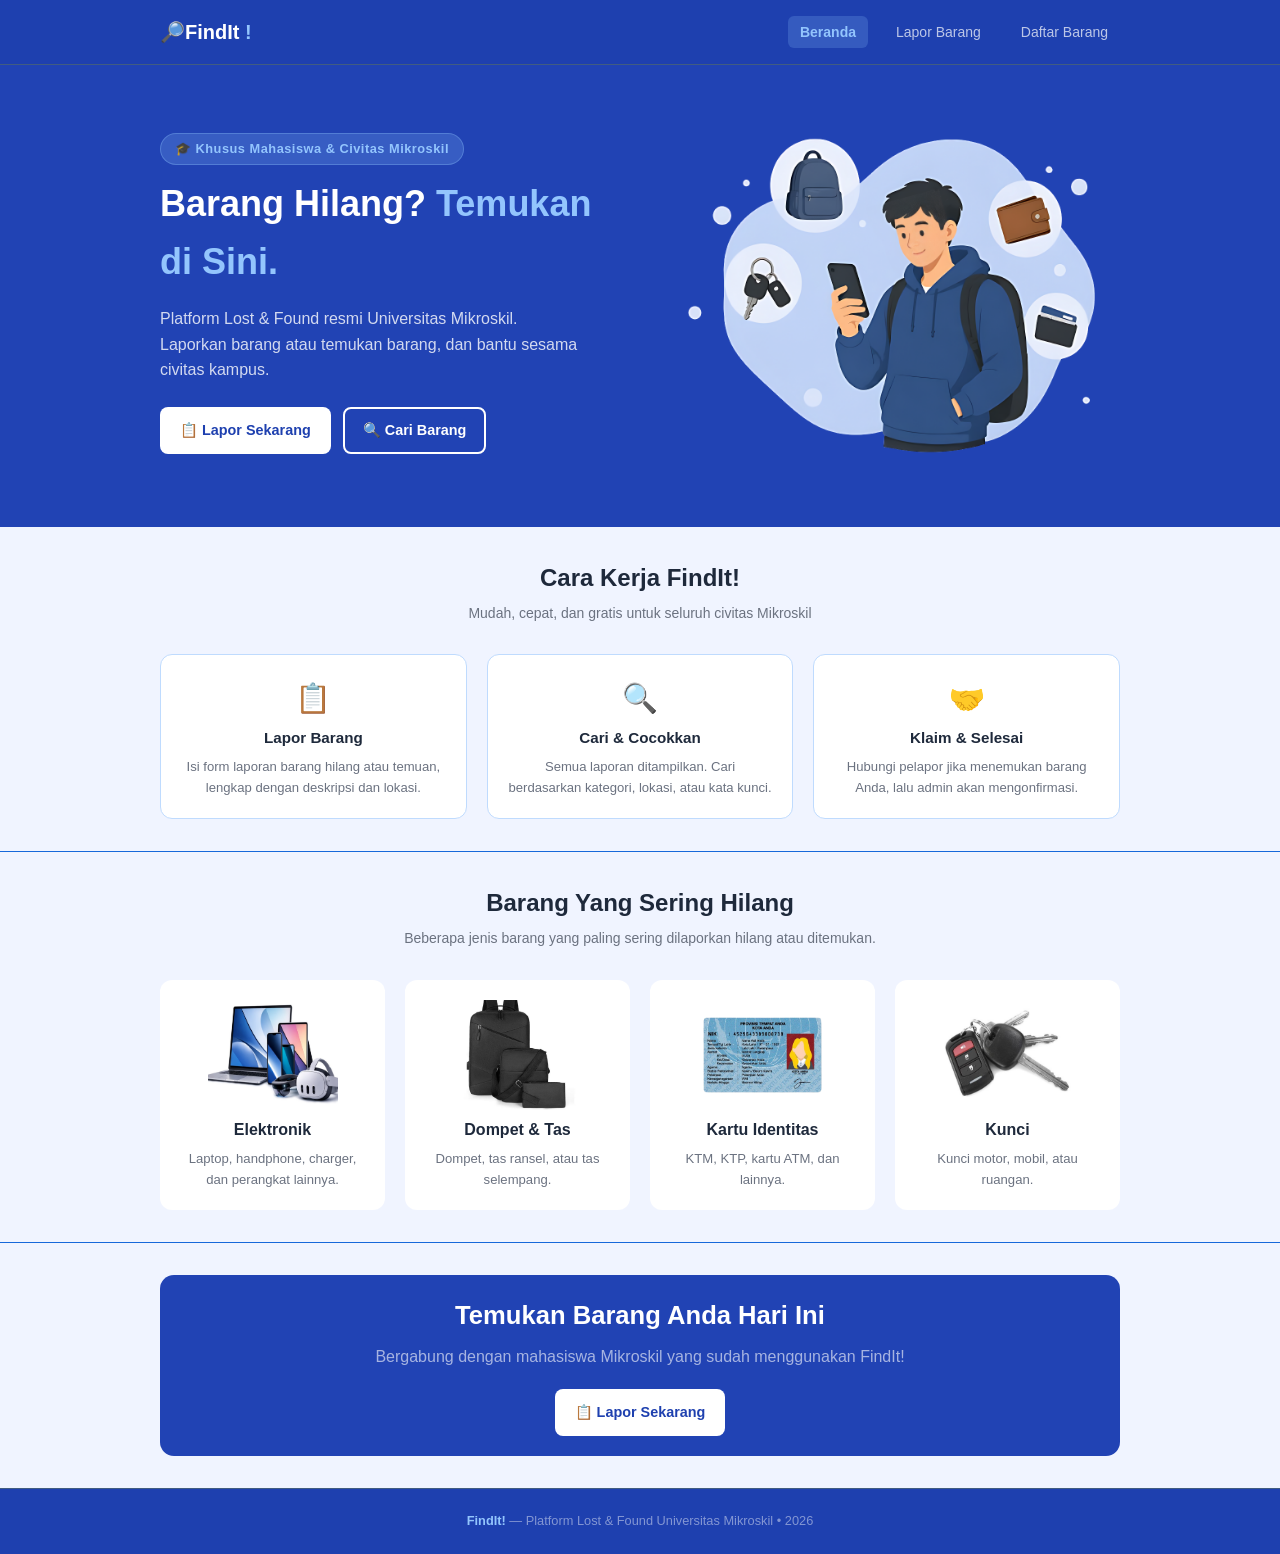
<file: index.html>
<!DOCTYPE html>
<html lang="en">
<head>
    <meta charset="UTF-8">
    <meta name="viewport" content="width=device-width, initial-scale=1.0">
    <title>FindIt! – Lost & Found</title>
    <link href="https://fonts.googleapis.com/css2?family=Plus+Jakarta+Sans:wght@400;500;600;700;800&display=swap" rel="stylesheet"/>
    <link rel="stylesheet" href="css/style.css">
</head>

<body>

    <!-- NAVBAR -->
    <header class="navbar">
        <div class="container navbar-inner">
            <a class="logo" href="index.html">🔎FindIt <span class="brand-dot">!</span></a>

            <input type="checkbox" id="nav-toggle" class="nav-toggle">
            <label for="nav-toggle" class="nav-toggle-label">
                <span></span>
                <span></span>
                <span></span>
            </label>

            <nav>
                <ul class="nav-menu">
                    <li><a href="index.html" class="active">Beranda</a></li>
                    <li><a href="lapor.html">Lapor Barang</a></li>
                    <li><a href="daftar.html">Daftar Barang</a></li>
                </ul>
            </nav>
        </div>
    </header>

    <!-- MAIN -->
    <main>
        <!-- HERO -->
        <section class="hero">
            <div class="container hero-inner">

                <!-- KIRI -->
                <div class="hero-content">
                    <div class="hero-badge">🎓 Khusus Mahasiswa & Civitas Mikroskil</div>
                    <h1>Barang Hilang? <span>Temukan di Sini.</span></h1>
                    <p>Platform Lost & Found resmi Universitas Mikroskil.<br> Laporkan barang atau temukan barang, dan bantu sesama civitas kampus.</p>
                    <div class="hero-buttons">
                        <a href="lapor.html" class="btn btn-primary">📋 Lapor Sekarang</a>
                        <a href="daftar.html" class="btn btn-outline">🔍 Cari Barang</a>
                    </div>
                </div>

                <!-- KANAN (NANTI GAMBAR) -->
                <div class="hero-image">
                    <img src="gambar/hero.png">
                    <!-- Bisa isi gambar / ilustrasi nanti -->
                </div>

            </div>
        </section>
        
        <!-- CARA KERJA -->
        <section class="section">
            <div class="container">
                <div class="section-header">
                    <h2>Cara Kerja FindIt!</h2>
                    <p>Mudah, cepat, dan gratis untuk seluruh civitas Mikroskil</p>
                </div>
                <!-- ARTIKEL -->
                <div class="steps-grid">
                    <article class="step">
                        <div class="step-icon">📋</div>
                        <h3>Lapor Barang</h3>
                        <p>Isi form laporan barang hilang atau temuan, lengkap dengan deskripsi dan lokasi.</p>
                    </article>

                    <article class="step">
                        <div class="step-icon">🔍</div>
                        <h3>Cari & Cocokkan</h3>
                        <p>Semua laporan ditampilkan. Cari berdasarkan kategori, lokasi, atau kata kunci.</p>
                    </article>

                    <article class="step">
                        <div class="step-icon">🤝</div>
                        <h3>Klaim & Selesai</h3>
                        <p>Hubungi pelapor jika menemukan barang Anda, lalu admin akan mengonfirmasi.</p>
                    </article>

                </div>

            </div>
        </section>
        <hr>


        <!-- BARANG SERING HILANG -->
        <section class="section">
            <div class="container">

                <div class="section-header">
                    <h2>Barang Yang Sering Hilang</h2>
                    <p>Beberapa jenis barang yang paling sering dilaporkan hilang atau ditemukan.</p>
                </div>

                <div class="items">

                    <article class="item">
                        <div class="item-icon"><img src="gambar/elektronik.jpg"></div>
                        <h3>Elektronik</h3>
                        <p>Laptop, handphone, charger, dan perangkat lainnya.</p>
                    </article>

                    <article class="item">
                        <div class="item-icon"><img src="gambar/tas.jpg"></div>
                        <h3>Dompet & Tas</h3>
                        <p>Dompet, tas ransel, atau tas selempang.</p>
                    </article>

                    <article class="item">
                        <div class="item-icon"><img src="gambar/kartu.png"></div>
                        <h3>Kartu Identitas</h3>
                        <p>KTM, KTP, kartu ATM, dan lainnya.</p>
                    </article>

                    <article class="item">
                        <div class="item-icon"><img src="gambar/kunci.jpg"></div>
                        <h3>Kunci</h3>
                        <p>Kunci motor, mobil, atau ruangan.</p>
                    </article>

                </div>

            </div>
        </section>
        <hr>

        <!-- CTA -->
        <section class="section">
            <div class="container">
                    <div class="cta">
                        <h2>Temukan Barang Anda Hari Ini</h2>
                        <p>Bergabung dengan mahasiswa Mikroskil yang sudah menggunakan FindIt!</p>
                        <a href="lapor.html" class="btn btn-primary">📋 Lapor Sekarang</a>
                    </div>
            </div>
        </section>

    </main>

    <!-- FOOTER -->
    <footer class="footer">
        <div class="container">
            <p><strong>FindIt! </strong> &mdash; Platform Lost & Found Universitas Mikroskil &bull; 2026</p>
        </div>
    </footer>

</body>
</html>
</file>
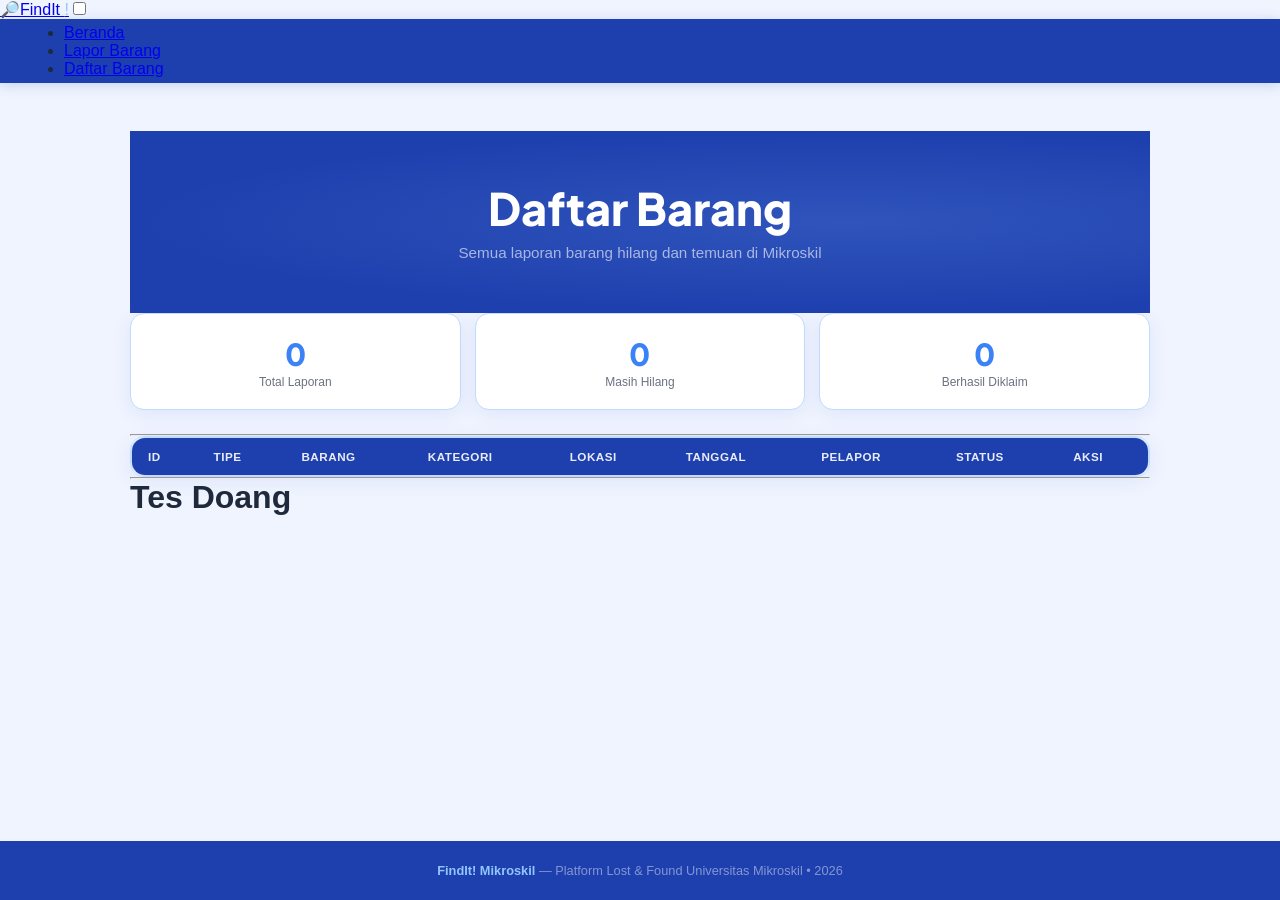
<file: daftar.html>
<!DOCTYPE html>
<html lang="en">

<head>
    <meta charset="UTF-8">
    <meta name="viewport" content="width=device-width, initial-scale=1.0">
    <title>FindIt! – Daftar Barang</title>
    <link href="https://fonts.googleapis.com/css2?family=Plus+Jakarta+Sans:wght@400;500;600;700;800&display=swap"
        rel="stylesheet" />
    <link rel="stylesheet" href="css/tes.css">
</head>

<body>
    <!-- NAVBAR -->
    <header class="navbar">
        <div class="container navbar-inner">
            <a class="logo" href="index.html">🔎FindIt <span class="brand-dot">!</span></a>

            <input type="checkbox" id="nav-toggle" class="nav-toggle">
            <label for="nav-toggle" class="nav-toggle-label">
                <span></span>
                <span></span>
                <span></span>
            </label>

            <nav>
                <ul class="nav-menu">
                    <li><a href="index.html">Beranda</a></li>
                    <li><a href="lapor.html">Lapor Barang</a></li>
                    <li><a href="daftar.html" class="active">Daftar Barang</a></li>
                </ul>
            </nav>
        </div>
    </header>

    <main>
        <section class="page-header">
            <div class="container">
                <h1>Daftar <span>Barang</span></h1>
                <p>Semua laporan barang hilang dan temuan di Mikroskil</p>
            </div>
        </section>

        <section class="section">
            <div class="container">

                <!-- STATS -->
                <div class="stats">
                    <div class="stat">
                        <div class="stat-val" id="s-total">0</div>
                        <div class="stat-lbl">Total Laporan</div>
                    </div>
                    <div class="stat">
                        <div class="stat-val" id="s-hilang">0</div>
                        <div class="stat-lbl">Masih Hilang</div>
                    </div>
                    <div class="stat">
                        <div class="stat-val" id="s-selesai">0</div>
                        <div class="stat-lbl">Berhasil Diklaim</div>
                    </div>
                </div>

            </div>
        </section>
        <hr>




        <!-- TABEL -->
        <div class="card" style="padding:0;">
            <div class="table-wrap">
                <table>
                    <thead>
                        <tr>
                            <th>ID</th>
                            <th>Tipe</th>
                            <th>Barang</th>
                            <th>Kategori</th>
                            <th>Lokasi</th>
                            <th>Tanggal</th>
                            <th>Pelapor</th>
                            <th>Status</th>
                            <th>Aksi</th>
                        </tr>

                    </thead>
                    <tbody id="tbody"></tbody>
                </table>
            </div>
        </div>

        <hr>
        <h1>Tes Doang</h1>









    </main>

    <footer class="footer">
        <div class="container">
            <p><strong>FindIt! Mikroskil</strong> &mdash; Platform Lost & Found Universitas Mikroskil &bull; 2026</p>
        </div>
    </footer>

    <script src="app.js"></script>

    <script>
  initNav();

  const KAT_ICON = {
    'Elektronik':'💻','Dompet & Tas':'👜','KTM / Kartu':'🪪',
    'Kunci':'🔑','Buku & Alat Tulis':'📚','Pakaian':'👕','Lainnya':'📦'
  };

  function getData()   { return JSON.parse(localStorage.getItem('fi_data') || '[]'); }
  function saveData(d) { localStorage.setItem('fi_data', JSON.stringify(d)); }

  // ── RENDER ──
  function render() {
    const data    = getData();
    const q       = document.getElementById('search').value.toLowerCase();
    const tipe    = document.getElementById('filter-tipe').value;
    const status  = document.getElementById('filter-status').value;
    const kat     = document.getElementById('filter-kat').value;

    const filtered = data.filter(r => {
      const mQ = r.barang.toLowerCase().includes(q) ||
                 r.lokasi.toLowerCase().includes(q) ||
                 r.id.toLowerCase().includes(q) ||
                 r.nama.toLowerCase().includes(q);
      const mT = tipe   ? r.tipe === tipe       : true;
      const mS = status ? r.status === status   : true;
      const mK = kat    ? r.kategori === kat    : true;
      return mQ && mT && mS && mK;
    });

    const tbody = document.getElementById('tbody');

    if (filtered.length === 0) {
      tbody.innerHTML = `<tr><td colspan="9">
        <div class="empty">
          <div class="e-ico">📭</div>
          <p>Tidak ada laporan. <a href="lapor.html" style="color:var(--blue2)">Buat laporan →</a></p>
        </div>
      </td></tr>`;
    } else {
      tbody.innerHTML = filtered.slice().reverse().map(r => `
        <tr class="row-in" style="cursor:pointer;" onclick="showDetail('${r.id}')">
          <td><strong style="color:var(--blue2);font-size:0.82rem;">${r.id}</strong></td>
          <td>
            <span class="tipe-badge ${r.tipe === 'Hilang' ? 'tipe-hilang' : 'tipe-temuan'}">
              ${r.tipe === 'Hilang' ? '😟 Hilang' : '🤲 Temuan'}
            </span>
          </td>
          <td>
            <div style="font-weight:600;font-size:0.875rem;">${r.barang}</div>
          </td>
          <td style="font-size:0.82rem;">
            ${KAT_ICON[r.kategori] || '📦'} ${r.kategori}
          </td>
          <td style="font-size:0.82rem;">📍 ${r.lokasi}</td>
          <td style="font-size:0.8rem;color:var(--gray);">${fmtTgl(r.tanggal)}</td>
          <td>
            <div style="font-size:0.82rem;font-weight:600;">${r.nama}</div>
            <div style="font-size:0.75rem;color:var(--gray);">${r.nim}</div>
          </td>
          <td>${badgeHtml(r.status)}</td>
          <td onclick="event.stopPropagation()">
            <div style="display:flex;gap:4px;flex-wrap:wrap;">
              ${r.status === 'Hilang' ? `
                <button class="btn-sm-green" onclick="ubahStatus('${r.id}','Ditemukan')">✔ Ditemukan</button>
              ` : ''}
              ${r.status === 'Ditemukan' ? `
                <button class="btn-sm-blue" onclick="ubahStatus('${r.id}','Diklaim')">🤝 Diklaim</button>
              ` : ''}
              ${r.status === 'Diklaim' ? `
                <span style="font-size:0.75rem;color:var(--green);font-weight:600;">✅ Selesai</span>
              ` : ''}
            </div>
          </td>
        </tr>
      `).join('');
    }

    // Stats
    document.getElementById('s-total').textContent   = data.length;
    document.getElementById('s-hilang').textContent  = data.filter(r => r.status === 'Hilang').length;
    document.getElementById('s-selesai').textContent = data.filter(r => r.status === 'Diklaim').length;
    document.getElementById('tbl-info').textContent  = `Menampilkan ${filtered.length} dari ${data.length} laporan`;
  }

  // ── UBAH STATUS ──
  function ubahStatus(id, status) {
    const data = getData();
    const r = data.find(x => x.id === id);
    if (!r) return;
    r.status = status;
    saveData(data); render();
    const label = { Ditemukan:'ditandai ditemukan ✔', Diklaim:'berhasil diklaim 🤝' };
    showToast(`Laporan ${id} ${label[status]}`, 'ok');
  }

  // ── DETAIL ──
  function showDetail(id) {
    const data = getData();
    const r = data.find(x => x.id === id);
    if (!r) return;

    document.getElementById('detail-body').innerHTML = `
      <div style="display:grid;grid-template-columns:1fr 1fr;gap:12px 20px;font-size:0.875rem;">
        <div>
          <div style="font-size:0.7rem;font-weight:700;text-transform:uppercase;color:var(--gray);margin-bottom:3px;">ID Laporan</div>
          <strong style="color:var(--blue2);font-size:1.1rem;">${r.id}</strong>
        </div>
        <div>
          <div style="font-size:0.7rem;font-weight:700;text-transform:uppercase;color:var(--gray);margin-bottom:3px;">Status</div>
          ${badgeHtml(r.status)}
        </div>
        <div>
          <div style="font-size:0.7rem;font-weight:700;text-transform:uppercase;color:var(--gray);margin-bottom:3px;">Tipe</div>
          <span class="tipe-badge ${r.tipe === 'Hilang' ? 'tipe-hilang' : 'tipe-temuan'}">
            ${r.tipe === 'Hilang' ? '😟 Hilang' : '🤲 Temuan'}
          </span>
        </div>
        <div>
          <div style="font-size:0.7rem;font-weight:700;text-transform:uppercase;color:var(--gray);margin-bottom:3px;">Kategori</div>
          ${KAT_ICON[r.kategori] || '📦'} ${r.kategori}
        </div>
        <div style="grid-column:1/-1;">
          <div style="font-size:0.7rem;font-weight:700;text-transform:uppercase;color:var(--gray);margin-bottom:3px;">Nama Barang</div>
          <strong style="font-size:1rem;">${r.barang}</strong>
        </div>
        <div>
          <div style="font-size:0.7rem;font-weight:700;text-transform:uppercase;color:var(--gray);margin-bottom:3px;">Lokasi</div>
          📍 ${r.lokasi}
        </div>
        <div>
          <div style="font-size:0.7rem;font-weight:700;text-transform:uppercase;color:var(--gray);margin-bottom:3px;">Tanggal</div>
          ${fmtTgl(r.tanggal)}
        </div>
        <div>
          <div style="font-size:0.7rem;font-weight:700;text-transform:uppercase;color:var(--gray);margin-bottom:3px;">Pelapor</div>
          ${r.nama}
        </div>
        <div>
          <div style="font-size:0.7rem;font-weight:700;text-transform:uppercase;color:var(--gray);margin-bottom:3px;">NIM</div>
          ${r.nim}
        </div>
        <div style="grid-column:1/-1;">
          <div style="font-size:0.7rem;font-weight:700;text-transform:uppercase;color:var(--gray);margin-bottom:3px;">Kontak WhatsApp</div>
          <a href="https://wa.me/62${r.telepon.slice(1)}" target="_blank"
             style="color:var(--blue2);font-weight:600;text-decoration:none;">
            📱 ${r.telepon} (Hubungi via WhatsApp)
          </a>
        </div>
        ${r.ciri ? `
        <div style="grid-column:1/-1;">
          <div style="font-size:0.7rem;font-weight:700;text-transform:uppercase;color:var(--gray);margin-bottom:3px;">Ciri-ciri Khusus</div>
          <div style="background:var(--bg);border-radius:8px;padding:12px;font-size:0.85rem;line-height:1.6;">${r.ciri}</div>
        </div>` : ''}
      </div>
    `;
    document.getElementById('overlay-detail').classList.add('show');
  }

  ['detail-close','detail-close2'].forEach(id =>
    document.getElementById(id).addEventListener('click', () =>
      document.getElementById('overlay-detail').classList.remove('show')));
  document.getElementById('overlay-detail').addEventListener('click', function(e) {
    if (e.target === this) this.classList.remove('show');
  });

  document.getElementById('search').addEventListener('input', render);
  document.getElementById('filter-tipe').addEventListener('change', render);
  document.getElementById('filter-status').addEventListener('change', render);
  document.getElementById('filter-kat').addEventListener('change', render);

  document.getElementById('btn-reset').addEventListener('click', () => {
    if (!confirm('Hapus semua data laporan?')) return;
    localStorage.removeItem('fi_data');
    localStorage.removeItem('fi_counter');
    render();
    showToast('Semua data dihapus', 'err');
  });

  render();
</script>


</body>



</html>
</file>
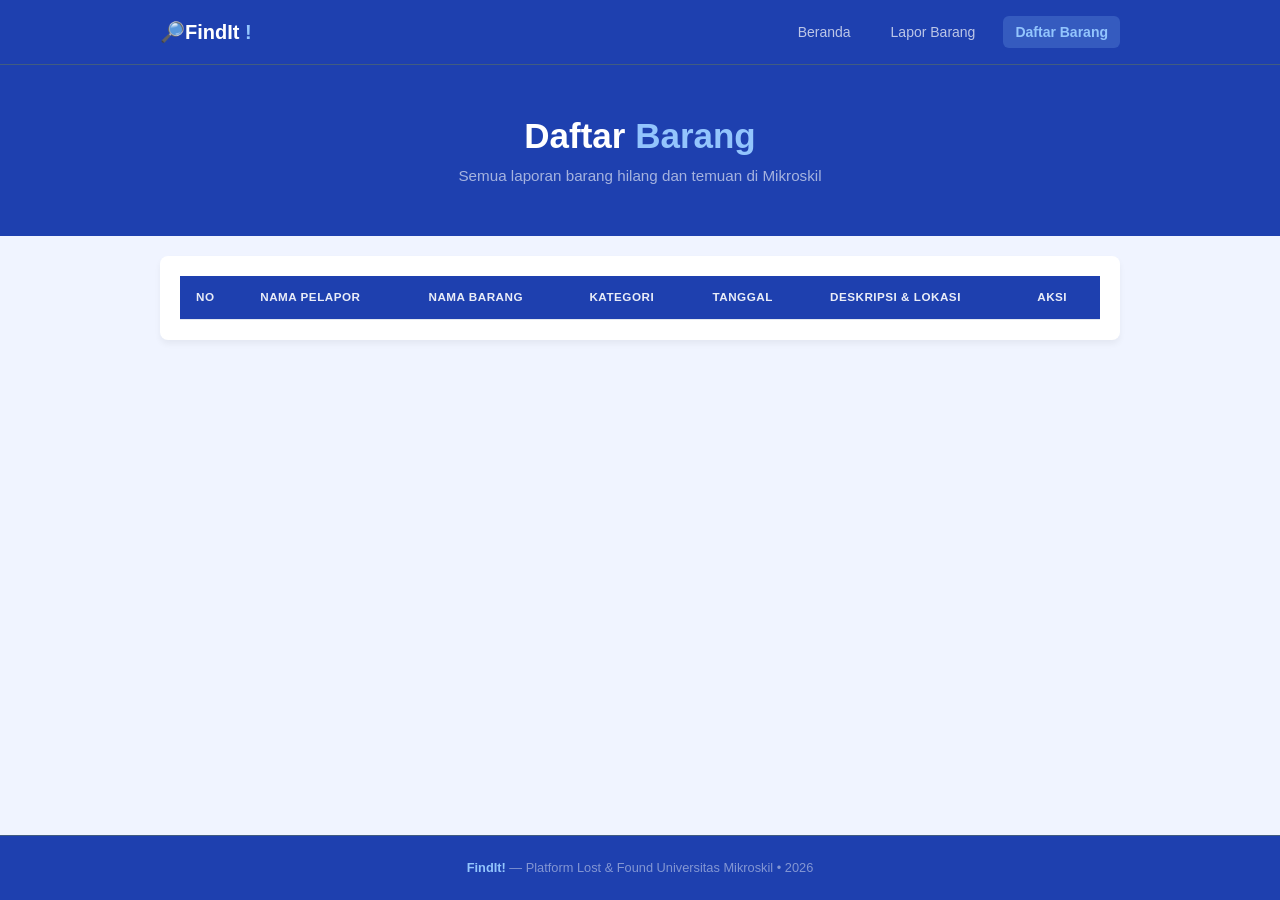
<file: daftarcb.html>
<!DOCTYPE html>
<html lang="id">

<head>
    <meta charset="UTF-8">
    <meta name="viewport" content="width=device-width, initial-scale=1.0">
    <title>FindIt! – Daftar Barang</title>
    <link href="https://fonts.googleapis.com/css2?family=Plus+Jakarta+Sans:wght=400;500;600;700;800&display=swap" rel="stylesheet" />
    <link rel="stylesheet" href="css/style.css">
    <style>
        /* Desain Tabel Sederhana agar Selaras dengan Tema */
        .table-container { overflow-x: auto; margin-top: 20px; background: white; padding: 20px; border-radius: 8px; box-shadow: 0 4px 6px rgba(0,0,0,0.05); }
        table { width: 100%; border-collapse: collapse; text-align: left; }
        th, td { padding: 12px 15px; border-bottom: 1px solid #e2e8f0; }
        th { background-color: #1e40af; color: white; }
        .btn-delete { background-color: #ef4444; color: white; padding: 6px 12px; border-radius: 4px; text-decoration: none; font-size: 14px; border: none; cursor: pointer;}
        .btn-edit { background-color: #f59e0b; color: white; padding: 6px 12px; border-radius: 4px; text-decoration: none; font-size: 14px; margin-right: 5px;}
    </style>
</head>

<body>
    <header class="navbar">
        <div class="container navbar-inner">
            <a class="logo" href="index.html">🔎FindIt <span class="brand-dot">!</span></a>

            <input type="checkbox" id="nav-toggle" class="nav-toggle">
            <label for="nav-toggle" class="nav-toggle-label">
                <span></span>
                <span></span>
                <span></span>
            </label>

            <nav>
                <ul class="nav-menu">
                    <li><a href="index.html">Beranda</a></li>
                    <li><a href="lapor.html">Lapor Barang</a></li>
                    <li><a href="daftar.html" class="active">Daftar Barang</a></li>
                </ul>
            </nav> 
        </div>
    </header>

    <main>
        <section class="page-header">
            <div class="container">
                <h1>Daftar <span>Barang</span></h1>
                <p>Semua laporan barang hilang dan temuan di Mikroskil</p>
            </div>
        </section>

        <section class="container">
            <div class="table-container">
                <table>
                    <thead>
                        <tr>
                            <th>No</th>
                            <th>Nama Pelapor</th>
                            <th>Nama Barang</th>
                            <th>Kategori</th>
                            <th>Tanggal</th>
                            <th>Deskripsi & Lokasi</th>
                            <th>Aksi</th>
                        </tr>
                    </thead>
                    <tbody id="tableBody">
                        </tbody>
                </table>
            </div>
        </section>
    </main>

    <footer class="footer">
        <div class="container">
            <p><strong>FindIt! </strong> &mdash; Platform Lost & Found Universitas Mikroskil &bull; 2026</p>
        </div>
    </footer>

    <script src="app.js"></script>
</body>

</html>
</file>
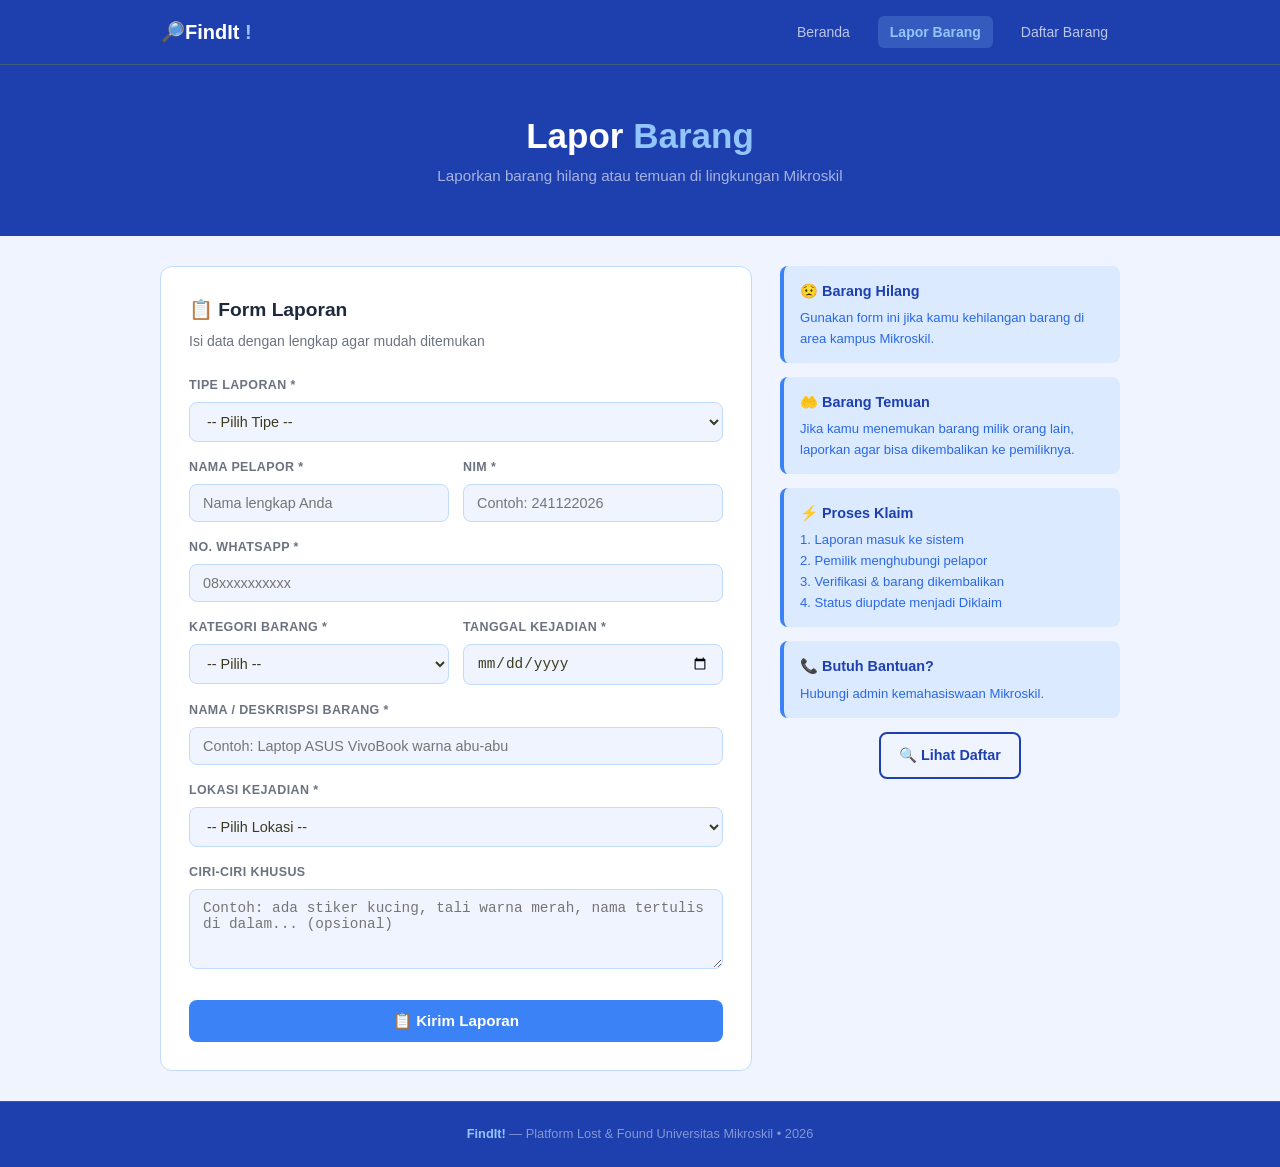
<file: lapor.html>
<!DOCTYPE html>
<html lang="en">

<head>
    <meta charset="UTF-8">
    <meta name="viewport" content="width=device-width, initial-scale=1.0">
    <title>FindIt! – Lapor Barang</title>
    <link href="https://fonts.googleapis.com/css2?family=Plus+Jakarta+Sans:wght@400;500;600;700;800&display=swap"
        rel="stylesheet" />
    <link rel="stylesheet" href="css/style.css">
</head>

<body>
    <!-- NAVBAR -->
    <header class="navbar">
        <div class="container navbar-inner">
            <a class="logo" href="index.html">🔎FindIt <span class="brand-dot">!</span></a>

            <input type="checkbox" id="nav-toggle" class="nav-toggle">
            <label for="nav-toggle" class="nav-toggle-label">
                <span></span>
                <span></span>
                <span></span>
            </label>

            <nav>
                <ul class="nav-menu">
                    <li><a href="index.html">Beranda</a></li>
                    <li><a href="lapor.html" class="active">Lapor Barang</a></li>
                    <li><a href="daftar.html">Daftar Barang</a></li>
                </ul>
            </nav>
        </div>
    </header>

    <!-- MAIN -->
    <main>
        <section class="page-header">
            <div class="container">
                <h1>Lapor <span>Barang</span></h1>
                <p>Laporkan barang hilang atau temuan di lingkungan Mikroskil</p>
            </div>
        </section>

        <!-- LAYOUT 2 KOLOM -->
        <div class=" container lapor-layout">
            <!-- KIRI: FORM -->
            <div class="form-card">
                <h2>📋 Form Laporan</h2>
                <p>Isi data dengan lengkap agar mudah ditemukan</p>
                <form>
                    <div class="form-group">
                        <label for="tipe">TIPE LAPORAN *</label>
                        <select id="tipe" required>
                            <option value="">-- Pilih Tipe --</option>
                            <option>😟 Barang Hilang</option>
                            <option>🤲 Barang Temuan</option>
                        </select>
                    </div>

                    <div class="form-row">
                        <div class="form-group">
                            <label for="nama">NAMA PELAPOR *</label>
                            <input type="text" id="nama" placeholder="Nama lengkap Anda" required>
                        </div>
                        <div class="form-group">
                            <label for="nim">NIM *</label>
                            <input type="text" id="nim" placeholder="Contoh: 241122026" required>
                        </div>
                    </div>

                    <div class="form-group">
                        <label for="telepon">NO. WHATSAPP *</label>
                        <input type="tel" id="telepon" placeholder="08xxxxxxxxxx" required>
                    </div>

                    <div class="form-row">
                        <div class="form-group">
                            <label for="kategori">KATEGORI BARANG *</label>
                            <select id="kategori" required>
                                <option value="">-- Pilih --</option>
                                <option>💻 Elektronik</option>
                                <option>👜 Dompet & Tas</option>
                                <option>🪪 KTM / Kartu</option>
                                <option>🔑 Kunci</option>
                                <option>📚 Buku & Alat Tulis</option>
                                <option>👕 Pakaian</option>
                                <option>📦 Lainnya</option>
                            </select>
                        </div>
                        <div class="form-group">
                            <label for="tanggal">TANGGAL KEJADIAN *</label>
                            <input type="date" id="tanggal" required>
                        </div>
                    </div>

                    <div class="form-group">
                        <label for="barang">NAMA / DESKRISPSI BARANG *</label>
                        <input type="text" id="barang" placeholder="Contoh: Laptop ASUS VivoBook warna abu-abu"
                            required>
                    </div>

                    <div class="form-group">
                        <label for="lokasi">LOKASI KEJADIAN *</label>
                        <select id="lokasi" required>
                            <option value="">-- Pilih Lokasi --</option>
                            <option>🏫 Gedung A</option>
                            <option>🏫 Gedung B</option>
                            <option>🏫 Gedung C</option>
                            <option>📚 Perpustakaan</option>
                            <option>🍽️ Kantin</option>
                            <option>🅿️ Area Parkir</option>
                            <option>🚻 Toilet</option>
                            <option>📍 Lokasi Lainnya</option>
                        </select>
                    </div>

                    <div class="form-group">
                        <label for="ciri">CIRI-CIRI KHUSUS</label>
                        <textarea id="ciri"
                            placeholder="Contoh: ada stiker kucing, tali warna merah, nama tertulis di dalam... (opsional)"></textarea>
                    </div>

                    <button type="submit" class="btn-submit">📋 Kirim Laporan</button>
                </form>
            </div>

            <!-- KANAN: INFO -->
            <div class="info-sidebar">
                <div class="info-box">
                    <strong>😟 Barang Hilang</strong>
                    <p>Gunakan form ini jika kamu kehilangan barang di area kampus Mikroskil.</p>
                </div>
                <div class="info-box">
                    <strong>🤲 Barang Temuan</strong>
                    <p>Jika kamu menemukan barang milik orang lain, laporkan agar bisa dikembalikan ke pemiliknya.</p>
                </div>
                <div class="info-box">
                    <strong>⚡ Proses Klaim</strong>
                    <p>
                        1. Laporan masuk ke sistem<br />
                        2. Pemilik menghubungi pelapor<br />
                        3. Verifikasi & barang dikembalikan<br />
                        4. Status diupdate menjadi Diklaim
                    </p>
                </div>
                <div class="info-box">
                    <strong>📞 Butuh Bantuan?</strong>
                    <p>Hubungi admin kemahasiswaan Mikroskil.</p>
                </div>
                <div style="text-align:center;margin-top:12px;">
                    <a href="daftar.html" class="btn-daftar">🔍 Lihat Daftar </a>
                </div>
            </div>
        </div>
    </main>

    <!-- FOOTER -->
    <footer class="footer">
        <div class="container">
            <p><strong>FindIt! </strong> &mdash; Platform Lost & Found Universitas Mikroskil &bull; 2026</p>
        </div>
    </footer>


</body>

</html>
</file>
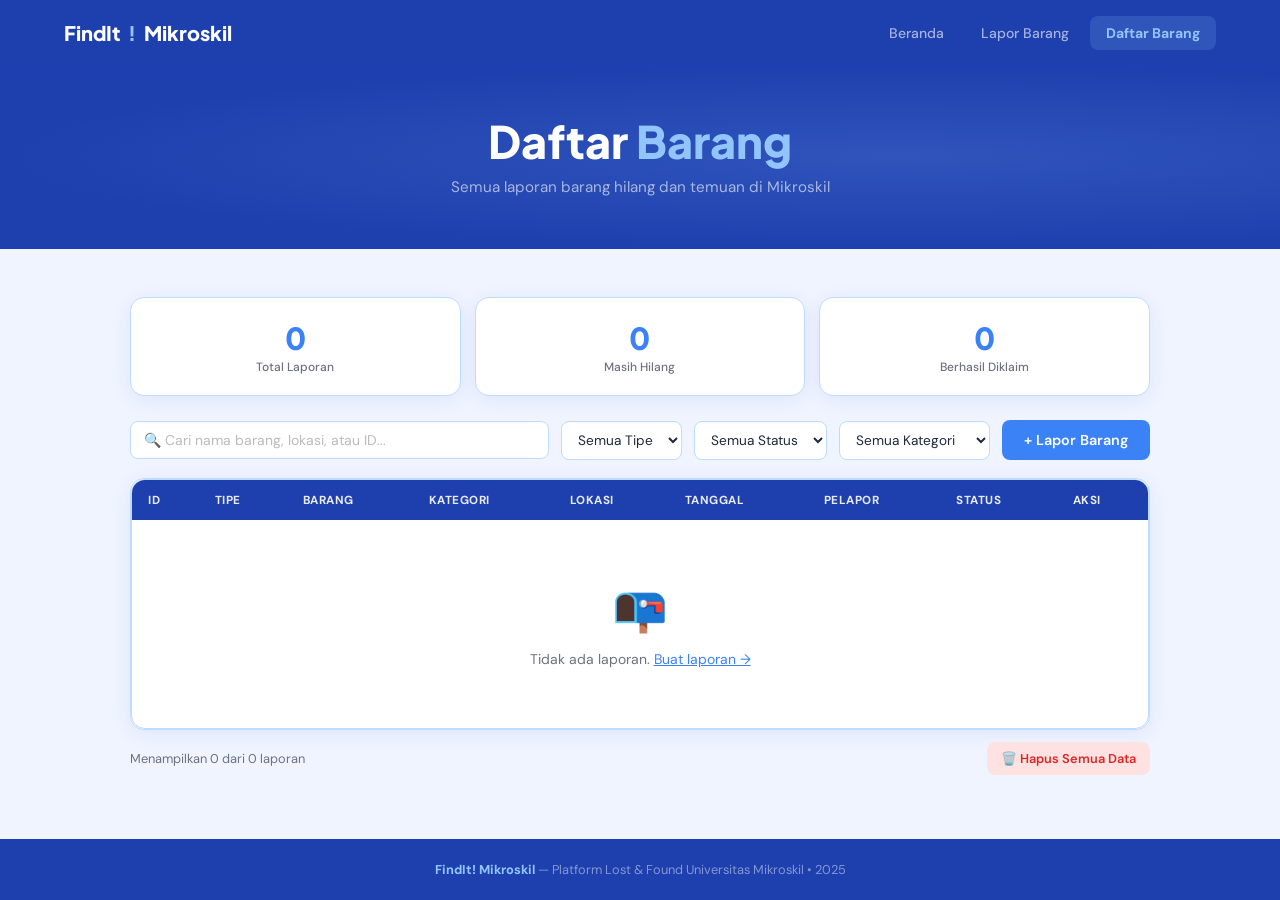
<file: tes.html>
<!DOCTYPE html>
<html lang="id">
<head>
  <meta charset="UTF-8"/>
  <meta name="viewport" content="width=device-width, initial-scale=1.0"/>
  <title>FindIt! Mikroskil – Daftar Barang</title>
  <link href="https://fonts.googleapis.com/css2?family=Plus+Jakarta+Sans:wght@400;500;600;700;800&family=DM+Sans:wght@400;500;600&display=swap" rel="stylesheet"/>
  <link rel="stylesheet" href="css/tes.css"/>
  <style>
    .toolbar {
      display: flex; gap: 12px; flex-wrap: wrap;
      align-items: center; margin-bottom: 18px;
    }
    .toolbar input {
      flex: 1; min-width: 180px;
      border: 1.5px solid var(--border); border-radius: 8px;
      padding: 9px 13px; font-family: var(--font-b); font-size: 0.875rem;
      color: var(--dark); background: #fff; outline: none; transition: border-color .2s;
    }
    .toolbar input:focus { border-color: var(--blue2); }
    .toolbar input::placeholder { color: #bbb; }
    .toolbar select {
      border: 1.5px solid var(--border); border-radius: 8px;
      padding: 9px 12px; font-family: var(--font-b); font-size: 0.85rem;
      color: var(--dark); background: #fff; outline: none; cursor: pointer;
    }
    .tbl-footer {
      display: flex; justify-content: space-between; align-items: center;
      flex-wrap: wrap; gap: 8px; margin-top: 12px;
      font-size: 0.8rem; color: var(--gray);
    }
    .btn-danger {
      background: #fee2e2; color: var(--red); border: none;
      border-radius: 8px; padding: 8px 14px; font-family: var(--font-b);
      font-size: 0.8rem; font-weight: 600; cursor: pointer;
    }
    .btn-danger:hover { background: #fca5a5; }

    .tipe-badge {
      display: inline-block; padding: 2px 9px; border-radius: 99px;
      font-size: 0.7rem; font-weight: 700;
    }
    .tipe-hilang  { background: #fee2e2; color: var(--red); }
    .tipe-temuan  { background: #dcfce7; color: var(--green); }
  </style>
</head>
<body>

<nav>
  <a class="brand" href="index.html">FindIt<span class="brand-dot">!</span> Mikroskil</a>
  <ul class="nav-links" id="nav-links">
    <li><a href="index.html">Beranda</a></li>
    <li><a href="lapor.html">Lapor Barang</a></li>
    <li><a href="daftar.html" class="active">Daftar Barang</a></li>
  </ul>
  <button class="hamburger" id="hamburger"><span></span><span></span><span></span></button>
</nav>

<div class="page-header">
  <h1>Daftar <em>Barang</em></h1>
  <p>Semua laporan barang hilang dan temuan di Mikroskil</p>
</div>

<main>

  <!-- STATS -->
  <div class="stats">
    <div class="stat">
      <div class="stat-val" id="s-total">0</div>
      <div class="stat-lbl">Total Laporan</div>
    </div>
    <div class="stat">
      <div class="stat-val" id="s-hilang">0</div>
      <div class="stat-lbl">Masih Hilang</div>
    </div>
    <div class="stat">
      <div class="stat-val" id="s-selesai">0</div>
      <div class="stat-lbl">Berhasil Diklaim</div>
    </div>
  </div>

  <!-- TOOLBAR -->
  <div class="toolbar">
    <input type="text" id="search" placeholder="🔍 Cari nama barang, lokasi, atau ID..."/>
    <select id="filter-tipe">
      <option value="">Semua Tipe</option>
      <option value="Hilang">😟 Hilang</option>
      <option value="Temuan">🤲 Temuan</option>
    </select>
    <select id="filter-status">
      <option value="">Semua Status</option>
      <option value="Hilang">Hilang</option>
      <option value="Ditemukan">Ditemukan</option>
      <option value="Diklaim">Diklaim</option>
    </select>
    <select id="filter-kat">
      <option value="">Semua Kategori</option>
      <option>Elektronik</option>
      <option>Dompet & Tas</option>
      <option>KTM / Kartu</option>
      <option>Kunci</option>
      <option>Buku & Alat Tulis</option>
      <option>Pakaian</option>
      <option>Lainnya</option>
    </select>
    <a href="lapor.html" class="btn btn-primary" style="white-space:nowrap;">+ Lapor Barang</a>
  </div>

  <!-- TABEL -->
  <div class="card" style="padding:0;">
    <div class="table-wrap">
      <table>
        <thead>
          <tr>
            <th>ID</th>
            <th>Tipe</th>
            <th>Barang</th>
            <th>Kategori</th>
            <th>Lokasi</th>
            <th>Tanggal</th>
            <th>Pelapor</th>
            <th>Status</th>
            <th>Aksi</th>
          </tr>
        </thead>
        <tbody id="tbody"></tbody>
      </table>
    </div>
  </div>

  <div class="tbl-footer">
    <span id="tbl-info">Menampilkan 0 data</span>
    <button class="btn-danger" id="btn-reset">🗑️ Hapus Semua Data</button>
  </div>

</main>

<footer>
  <strong>FindIt! Mikroskil</strong> &mdash; Platform Lost & Found Universitas Mikroskil &bull; 2025
</footer>
<div id="toasts"></div>

<!-- MODAL DETAIL -->
<div class="overlay" id="overlay-detail">
  <div class="modal" style="max-width:500px;">
    <div class="modal-h">
      Detail Laporan
      <button class="modal-x" id="detail-close">✕</button>
    </div>
    <div id="detail-body"></div>
    <button class="btn btn-primary" id="detail-close2" style="width:100%;margin-top:16px;">Tutup</button>
  </div>
</div>

<script src="app.js"></script>
<script>
  initNav();

  const KAT_ICON = {
    'Elektronik':'💻','Dompet & Tas':'👜','KTM / Kartu':'🪪',
    'Kunci':'🔑','Buku & Alat Tulis':'📚','Pakaian':'👕','Lainnya':'📦'
  };

  function getData()   { return JSON.parse(localStorage.getItem('fi_data') || '[]'); }
  function saveData(d) { localStorage.setItem('fi_data', JSON.stringify(d)); }

  // ── RENDER ──
  function render() {
    const data    = getData();
    const q       = document.getElementById('search').value.toLowerCase();
    const tipe    = document.getElementById('filter-tipe').value;
    const status  = document.getElementById('filter-status').value;
    const kat     = document.getElementById('filter-kat').value;

    const filtered = data.filter(r => {
      const mQ = r.barang.toLowerCase().includes(q) ||
                 r.lokasi.toLowerCase().includes(q) ||
                 r.id.toLowerCase().includes(q) ||
                 r.nama.toLowerCase().includes(q);
      const mT = tipe   ? r.tipe === tipe       : true;
      const mS = status ? r.status === status   : true;
      const mK = kat    ? r.kategori === kat    : true;
      return mQ && mT && mS && mK;
    });

    const tbody = document.getElementById('tbody');

    if (filtered.length === 0) {
      tbody.innerHTML = `<tr><td colspan="9">
        <div class="empty">
          <div class="e-ico">📭</div>
          <p>Tidak ada laporan. <a href="lapor.html" style="color:var(--blue2)">Buat laporan →</a></p>
        </div>
      </td></tr>`;
    } else {
      tbody.innerHTML = filtered.slice().reverse().map(r => `
        <tr class="row-in" style="cursor:pointer;" onclick="showDetail('${r.id}')">
          <td><strong style="color:var(--blue2);font-size:0.82rem;">${r.id}</strong></td>
          <td>
            <span class="tipe-badge ${r.tipe === 'Hilang' ? 'tipe-hilang' : 'tipe-temuan'}">
              ${r.tipe === 'Hilang' ? '😟 Hilang' : '🤲 Temuan'}
            </span>
          </td>
          <td>
            <div style="font-weight:600;font-size:0.875rem;">${r.barang}</div>
          </td>
          <td style="font-size:0.82rem;">
            ${KAT_ICON[r.kategori] || '📦'} ${r.kategori}
          </td>
          <td style="font-size:0.82rem;">📍 ${r.lokasi}</td>
          <td style="font-size:0.8rem;color:var(--gray);">${fmtTgl(r.tanggal)}</td>
          <td>
            <div style="font-size:0.82rem;font-weight:600;">${r.nama}</div>
            <div style="font-size:0.75rem;color:var(--gray);">${r.nim}</div>
          </td>
          <td>${badgeHtml(r.status)}</td>
          <td onclick="event.stopPropagation()">
            <div style="display:flex;gap:4px;flex-wrap:wrap;">
              ${r.status === 'Hilang' ? `
                <button class="btn-sm-green" onclick="ubahStatus('${r.id}','Ditemukan')">✔ Ditemukan</button>
              ` : ''}
              ${r.status === 'Ditemukan' ? `
                <button class="btn-sm-blue" onclick="ubahStatus('${r.id}','Diklaim')">🤝 Diklaim</button>
              ` : ''}
              ${r.status === 'Diklaim' ? `
                <span style="font-size:0.75rem;color:var(--green);font-weight:600;">✅ Selesai</span>
              ` : ''}
            </div>
          </td>
        </tr>
      `).join('');
    }

    // Stats
    document.getElementById('s-total').textContent   = data.length;
    document.getElementById('s-hilang').textContent  = data.filter(r => r.status === 'Hilang').length;
    document.getElementById('s-selesai').textContent = data.filter(r => r.status === 'Diklaim').length;
    document.getElementById('tbl-info').textContent  = `Menampilkan ${filtered.length} dari ${data.length} laporan`;
  }

  // ── UBAH STATUS ──
  function ubahStatus(id, status) {
    const data = getData();
    const r = data.find(x => x.id === id);
    if (!r) return;
    r.status = status;
    saveData(data); render();
    const label = { Ditemukan:'ditandai ditemukan ✔', Diklaim:'berhasil diklaim 🤝' };
    showToast(`Laporan ${id} ${label[status]}`, 'ok');
  }

  // ── DETAIL ──
  function showDetail(id) {
    const data = getData();
    const r = data.find(x => x.id === id);
    if (!r) return;

    document.getElementById('detail-body').innerHTML = `
      <div style="display:grid;grid-template-columns:1fr 1fr;gap:12px 20px;font-size:0.875rem;">
        <div>
          <div style="font-size:0.7rem;font-weight:700;text-transform:uppercase;color:var(--gray);margin-bottom:3px;">ID Laporan</div>
          <strong style="color:var(--blue2);font-size:1.1rem;">${r.id}</strong>
        </div>
        <div>
          <div style="font-size:0.7rem;font-weight:700;text-transform:uppercase;color:var(--gray);margin-bottom:3px;">Status</div>
          ${badgeHtml(r.status)}
        </div>
        <div>
          <div style="font-size:0.7rem;font-weight:700;text-transform:uppercase;color:var(--gray);margin-bottom:3px;">Tipe</div>
          <span class="tipe-badge ${r.tipe === 'Hilang' ? 'tipe-hilang' : 'tipe-temuan'}">
            ${r.tipe === 'Hilang' ? '😟 Hilang' : '🤲 Temuan'}
          </span>
        </div>
        <div>
          <div style="font-size:0.7rem;font-weight:700;text-transform:uppercase;color:var(--gray);margin-bottom:3px;">Kategori</div>
          ${KAT_ICON[r.kategori] || '📦'} ${r.kategori}
        </div>
        <div style="grid-column:1/-1;">
          <div style="font-size:0.7rem;font-weight:700;text-transform:uppercase;color:var(--gray);margin-bottom:3px;">Nama Barang</div>
          <strong style="font-size:1rem;">${r.barang}</strong>
        </div>
        <div>
          <div style="font-size:0.7rem;font-weight:700;text-transform:uppercase;color:var(--gray);margin-bottom:3px;">Lokasi</div>
          📍 ${r.lokasi}
        </div>
        <div>
          <div style="font-size:0.7rem;font-weight:700;text-transform:uppercase;color:var(--gray);margin-bottom:3px;">Tanggal</div>
          ${fmtTgl(r.tanggal)}
        </div>
        <div>
          <div style="font-size:0.7rem;font-weight:700;text-transform:uppercase;color:var(--gray);margin-bottom:3px;">Pelapor</div>
          ${r.nama}
        </div>
        <div>
          <div style="font-size:0.7rem;font-weight:700;text-transform:uppercase;color:var(--gray);margin-bottom:3px;">NIM</div>
          ${r.nim}
        </div>
        <div style="grid-column:1/-1;">
          <div style="font-size:0.7rem;font-weight:700;text-transform:uppercase;color:var(--gray);margin-bottom:3px;">Kontak WhatsApp</div>
          <a href="https://wa.me/62${r.telepon.slice(1)}" target="_blank"
             style="color:var(--blue2);font-weight:600;text-decoration:none;">
            📱 ${r.telepon} (Hubungi via WhatsApp)
          </a>
        </div>
        ${r.ciri ? `
        <div style="grid-column:1/-1;">
          <div style="font-size:0.7rem;font-weight:700;text-transform:uppercase;color:var(--gray);margin-bottom:3px;">Ciri-ciri Khusus</div>
          <div style="background:var(--bg);border-radius:8px;padding:12px;font-size:0.85rem;line-height:1.6;">${r.ciri}</div>
        </div>` : ''}
      </div>
    `;
    document.getElementById('overlay-detail').classList.add('show');
  }

  ['detail-close','detail-close2'].forEach(id =>
    document.getElementById(id).addEventListener('click', () =>
      document.getElementById('overlay-detail').classList.remove('show')));
  document.getElementById('overlay-detail').addEventListener('click', function(e) {
    if (e.target === this) this.classList.remove('show');
  });

  document.getElementById('search').addEventListener('input', render);
  document.getElementById('filter-tipe').addEventListener('change', render);
  document.getElementById('filter-status').addEventListener('change', render);
  document.getElementById('filter-kat').addEventListener('change', render);

  document.getElementById('btn-reset').addEventListener('click', () => {
    if (!confirm('Hapus semua data laporan?')) return;
    localStorage.removeItem('fi_data');
    localStorage.removeItem('fi_counter');
    render();
    showToast('Semua data dihapus', 'err');
  });

  render();
</script>
</body>
</html>
</file>
<file: css/style.css>
/* RESET */
*{
    margin: 0;
    padding: 0;
    box-sizing: border-box;
}

body{
    background-color: #f0f4ff;
    color: #1e293b;
    font-family: 'Plus Jakarta Sans', sans-serif;
    font-size: 16px;
    line-height: 1.6;
    padding-top: 60px;
    overflow-x: hidden; /* hilangkan scroll horizontal */
    min-height: 100vh;
    display: flex;
    flex-direction: column;
}

main{
    flex: 1;
}

a{
    text-decoration: none;
}

hr{
    border: none;
    border-top: 1px solid #1668da;
}

/* CONTAINER */
.container{
    max-width: 1000px;
    margin: 0 auto;
    padding: 0 20px;
}

/* NAVBAR */
.navbar{
    background-color: #1e40af;
    border-bottom: 1px solid #415c81;
    padding: 16px 0;
    position: fixed;
    width: 100%;
    top: 0;
    z-index: 1000;
}

.navbar-inner{
    display: flex;
    justify-content: space-between;
    align-items: center;
}

.logo{
    font-size: 1.25rem;
    font-weight: 800;
    color: #fff;
}

.brand-dot { color: #93c5fd; }

.nav-menu{
    list-style: none;
    display: flex;
    gap: 16px;
}

.nav-menu li a{
    color: rgba(255,255,255,0.7);
    padding: 8px 12px;
    border-radius: 6px;
    font-size: 0.875rem;
    font-weight: 500;
    transition: 0.2s;
}

.nav-menu li a:hover{
    background-color: rgba(255,255,255,0.1);
    color: #fff;
}

.nav-menu li a.active{
    background-color: rgba(147,197,253,0.2);
    color: #93c5fd;
    font-weight: 600;
}

/* HERO */
.hero{
    background-color: #2143b4;
    color: #fff;
    padding: 50px 20px;
}

.hero-inner{
    display: flex;
    align-items: center;
    justify-content: space-between;
    gap: 50px;
    flex-wrap: wrap;
}

.hero-content{
    flex: 1;
    min-width: 0; /* fix: jangan paksa lebar minimum */
}

.hero-badge{
    display: inline-block;
    background-color: rgba(147,197,253,0.2);
    color: #93c5fd;
    border: 1px solid rgba(147,197,253,0.3);
    padding: 5px 14px;
    border-radius: 20px;
    font-size: 0.8rem;
    font-weight: 600;
    letter-spacing: 0.5px;
    margin-bottom: 10px;
}

.hero h1{
    font-size: 36px;
    font-weight: 800;
    margin-bottom: 16px;
}

.hero h1 span{
    color: #93c5fd;
}

.hero p{
    color: rgba(255,255,255,0.8);
    margin-bottom: 24px;
}

.hero-buttons{
    display: flex;
    gap: 12px;
    flex-wrap: wrap;
}

/* HERO IMAGE */
.hero-image{
    flex: 1;
    min-width: 0;
}

.hero-image img{
    width: 100%;
    height: auto;
    display: block;
}


/* BUTTON */
.btn{
    display: inline-block;
    padding: 10px 18px;
    font-size: 0.9rem;
    font-weight: 700;
    border-radius: 8px;
}

.btn-primary{
    border: 2px solid transparent;
    background-color: #fff;
    color: #1e40af;
}

.btn-primary:hover{
    background: #eff6ff; 
    transform: translateY(-1px);
}

.btn-outline{
    border: 2px solid #fff;
    color: #fff;
}

.btn-outline:hover{
    background: #eff6ff19; 
    transform: translateY(-1px);
}

/* SECTION UMUM */
.section{
    padding: 32px 0;
}

.section-header{
    text-align: center;
    margin-bottom: 30px;
}

.section-header h2{
    font-size: 24px;
    font-weight: 800;
    margin-bottom: 5px;
}

.section-header p{
    color: #6b7280;
    font-size: 0.875rem;
}

/* CARA KERJA */
.steps-grid{
    display: flex;
    gap: 20px;
    flex-wrap: wrap;
}

.step{
    flex: 1;
    text-align: center;
    background-color: #fff;
    border: 1px solid #bfdbfe;
    padding: 20px;
    border-radius: 12px;
    transition: transform .3s;
}

.step:hover{
    transform: translateY(-4px);
}

.step-icon{ 
    font-size: 1.8rem; 
    margin-bottom: 5px; 
}

.step h3{
    font-size: 0.95rem;
    margin-bottom: 5px;
}

.step p{
    font-size: 0.82rem;
    color: #6b7280;
}

/* BARANG HILANG */
.items{
    display: flex;
    gap: 20px;
    flex-wrap: wrap;
}

.item{
    flex: 1;
    text-align: center;
    min-width: 0;
    background-color: #fff;
    padding: 20px;
    border-radius: 12px;
    transition: transform .3s;
}

.item:hover{
    transform: translateY(-4px);
}

.item-icon img{ 
    width: 130px;
    height: 110px;
    object-fit: cover; /* ← gambar mengisi penuh, tidak gepeng */
    max-width: 100%;
}

.item h3{
    font-size: 1rem;
    margin-bottom: 5px;
}

.item p{
    font-size: 0.82rem;
    color: #6b7280;
}

/* CTA */
.cta{
    background-color: #2143b4;
    color: #fff;
    text-align: center;
    padding: 20px 20px;
    border-radius: 14px;
}

.cta h2{
    font-size: 1.6rem;
    margin-bottom: 8px;
}

.cta p{
    color: rgba(255,255,255,0.6);
    margin-bottom: 20px;
}

/* FOOTER */
/* .footer{
    background-color: #1e293b;
    color: #cbd5f5;
    text-align: center;
    padding: 20px 0;
} */

footer {
  background-color: #1e40af; 
  border-top: 1px solid #415c81;
  color: rgba(255,255,255,0.45);
  text-align: center; 
  padding: 22px; 
  font-size: 0.8rem;
}
footer strong { color: #93c5fd; }


/*  */
/* LAPOR Barang */
.page-header {
  background-color: #1e40af;
  padding: 48px 0;
  text-align: center; 
  color: #fff;
  position: relative; 
  overflow: hidden;
}
.page-header h1{
    font-size: 35px;
    font-weight: 800;
}

.page-header h1 span{
    color: #93c5fd;
}

.page-header p { 
    color: rgba(255,255,255,0.6); 
    font-size: 0.95rem;  
}

/* LAYOUT 2 KOLOM - LAPOR PAGE */
.lapor-layout {
    display: grid;
    grid-template-columns: 1fr 340px;
    padding: 30px 20px;
    gap: 28px;
    align-items: start;
}

/* INFO SIDEBAR */
.info-box {
    background-color: #dbeafe;
    border-left: 4px solid #3b82f6;
    border-radius: 8px;
    padding: 14px 16px;
    font-size: 0.82rem;
    color: #1e40af;
    margin-bottom: 14px;
    line-height: 1.6;
    max-width: 100%;
    margin-left: 0;
    margin-right: 0;
}

.info-box strong {
    display: block;
    font-size: 0.9rem;
    margin-bottom: 4px;
}

.info-box p{
    color: #2a68e5;
}

.btn-daftar {
    display: inline-block;
    color: #1e40af; 
    border: 2px solid #1e40af;
    padding: 10px 18px;
    font-weight: 700;
    font-size: 0.9rem;
    border-radius: 8px;
}

.btn-daftar:hover { 
    background: #1e40af; 
    color: #fff; 
}


.form-card {
    background: #fff;
    border: 1px solid #bfdbfe;
    border-radius: 12px;
    padding: 28px;
    min-width: 0;
    width: 100%;
}

.form-card h2 {
    font-size: 1.2rem;
    font-weight: 800;
    margin-bottom: 4px;
}

.form-card p {
    font-size: 0.875rem;
    color: #6b7280;
    margin-bottom: 24px;
}

.form-group {
    margin-bottom: 16px;
    min-width: 0;
}

.form-group label {
    display: block;
    font-size: 0.78rem;
    font-weight: 700;
    color: #6b7280;
    letter-spacing: 0.4px;
    margin-bottom: 6px;
}

.form-group input, select, textarea {
    width: 100%;
    border: 1.5px solid #bfdbfe;
    border-radius: 8px;
    padding: 10px 13px;
    font-size: 0.9rem;
    color: #3b3b1e;
    background: #f0f4ff;
    outline: none;
}

.form-group input:focus,
.form-group select:focus,
.form-group textarea:focus {
    border-color: #3b82f6;
    background: #fff;
}

.form-group textarea {
    resize: vertical;
    min-height: 80px;
}

.form-row {
    display: grid;
    grid-template-columns: 1fr 1fr;
    gap: 14px;
    min-width: 0;
}

.btn-submit{
    width: 100%;
    padding: 12px;
    background-color: #3b82f6;
    color: #fff;
    border: none;
    border-radius: 8px;
    font-size: 0.95rem;
    font-weight: 700;
    cursor: pointer;
    margin-top: 8px;
}

.btn-submit:hover{
    background: #2563eb; 
    transform: translateY(-1px); 
}


/* MENU TOGGLE */
.nav-toggle{
    display: none;
}

/* label untuk toggle menu (3 garis) */
.nav-toggle-label{
    display: none;
    flex-direction: column;
    cursor: pointer;
    gap: 4px;
}

.nav-toggle-label span{
    display: block;
    width: 25px;
    height: 3px;
    background-color: #f1f5f9;
    border-radius: 2px;
}


/* QUERY */

@media (max-width: 768px){
    .navbar-inner{
        flex-wrap: wrap;
    }

    .nav-toggle-label{
        display: flex;
    }

    nav { 
        width: 100%; 
        order: 3; 
    } 

    .nav-menu { 
        display: none; 
        flex-direction: column;  
        gap: 5px; 
        width: 100%; 
        padding: 8px 0; 
        border-top: 1px solid #334155; 
        margin-top: 12px; 
    } 

    .nav-toggle:checked + .nav-toggle-label + nav .nav-menu { 
        display: flex; 
    } 

    .nav-menu li a{
        display: block;
        padding: 10px;
    }

    .hero-inner{
        flex-direction: column;
        text-align: center;
        align-items: center;
    }

    .hero-image{
        display: none;
    }

    .hero-content{
        width: 100%;
    }

    .hero-buttons{
        justify-content: center;
    }

    .nav-menu{
        flex-direction: column;
    }

    .steps-grid{
        flex-direction: column;
    }

    .step{
        width: 100%;
    }

    .items{
        flex-direction: column;
    }

    .item{
        width: 100%;
    }

    .form-row {
        grid-template-columns: 1fr;
        gap: 0;
    }

    .lapor-layout {
        grid-template-columns: 1fr;
    }
}

@media (max-width: 480px){
    .hero-badge{
        font-size: 0.6rem;
        border-radius: 10px;
        padding: 5px 10px;
        letter-spacing: 0.4px;
    }
        
    .hero h1{
        font-size: 1.5rem;
    }


    .hero h1{
        margin-bottom: 13px;
        line-height: 1.4;
    }

    .hero p{
        font-size: 0.8rem;
    }

    .page-header{
        padding: 32px 0;
    }

    .page-header h1{
        font-size: 1.4rem;
    }

    .page-header p{
        font-size: 0.8rem;
    }

    .btn{
        width: 175px;
        max-width: 100%;
        text-align: center;
        padding: 10px 10px;
    }

    .section-header h2{
        font-size: 20px;
    }

    .section-header p{
        font-size: 0.8rem;
    }

}

/* ANIMASI */
/* from: posisi awal (tersembunyi geser kebawah) */
/* to: posisi akhir (terlihat, posisi normal)*/

@keyframes fadeIn{
    from{
        opacity: 0;
        /* transaparan */
        transform: translateY(20px);
        /* geser kebawah sebanyak 20px */
    }

    to{
        opacity: 1;
        /* terlihat penuh */
        transform: translateY(0);
    }

}

/* panggil/gunakan animasi */
.hero{
    animation: fadeIn 0.6s ease;
}

/* ======== */
/* = BARU = */
/* ======== */

:root {
  --bg:       #f0f4ff;
  --white:    #ffffff;
  --blue:     #1e40af;
  --blue2:    #3b82f6;
  --blue-lt:  #dbeafe;
  --border:   #bfdbfe;
  --gray:     #6b7280;
  --dark:     #1e293b;
  --red:      #dc2626;
  --green:    #16a34a;
  --yellow:   #d97706;
  --shadow:   0 4px 20px rgba(30,64,175,0.08);
  --radius:   14px;
  --font-h:   'Plus Jakarta Sans', sans-serif;
  --font-b:   'DM Sans', sans-serif;
}

body {
  font-family: var(--font-b);
  background: var(--bg);
  color: var(--dark);
}



/* ── STATS ── */
.stats{ 
    display: grid; 
    grid-template-columns: 1fr 1fr 1fr; 
    gap: 14px; 
    margin-bottom: 24px; 
}

.stat{
    background: #ffffff; 
    border: 1px solid #bfdbfe;
    border-radius: 14px; 
    padding: 20px; 
    text-align: center;
    box-shadow: 0 4px 20px rgba(30,64,175,0.08);
}

.stat-val{ 
    font-size: 1.9rem; 
    font-weight: 800; 
    color: #3b82f6; 
}

.stat-lbl {
    font-size: 0.75rem; 
    color: #6b7280; 
    margin-top: 2px; 
    font-weight: 500; 
}


/* ======== */
/* = BARU = */
/* ======== */

/* TABLE */

/* ── CARD ── */
.card {
  background: var(--white); border: 1px solid var(--border);
  border-radius: var(--radius); padding: 28px;
  box-shadow: var(--shadow); 
}

/* ── TABLE ── */
.table-wrap { overflow-x: auto; border-radius: var(--radius); border: 1px solid var(--border); }
table { width: 100%; border-collapse: collapse; font-size: 0.875rem; }
thead th {
  background: var(--blue); color: rgba(255,255,255,0.9);
  padding: 12px 16px; text-align: left;
  font-size: 0.73rem; font-weight: 700;
  text-transform: uppercase; letter-spacing: 0.5px; white-space: nowrap;
}
tbody tr { border-bottom: 1px solid var(--border); transition: background .15s; }
tbody tr:last-child { border-bottom: none; }
tbody tr:hover { background: #f0f7ff; }
tbody td { padding: 12px 16px; vertical-align: middle; }
</file>
<file: css/tes.css>
/* ── RESET & VARIABLES ── */
*, *::before, *::after { box-sizing: border-box; margin: 0; padding: 0; }

:root {
  --bg:       #f0f4ff;
  --white:    #ffffff;
  --blue:     #1e40af;
  --blue2:    #3b82f6;
  --blue-lt:  #dbeafe;
  --border:   #bfdbfe;
  --gray:     #6b7280;
  --dark:     #1e293b;
  --red:      #dc2626;
  --green:    #16a34a;
  --yellow:   #d97706;
  --shadow:   0 4px 20px rgba(30,64,175,0.08);
  --radius:   14px;
  --font-h:   'Plus Jakarta Sans', sans-serif;
  --font-b:   'DM Sans', sans-serif;
}

body {
  font-family: var(--font-b);
  background: var(--bg);
  color: var(--dark);
  min-height: 100vh;
  display: flex;
  flex-direction: column;
}

/* ── NAVBAR ── */
nav {
  background: var(--blue);
  padding: 0 clamp(1rem,5vw,4rem);
  height: 64px;
  display: flex; align-items: center; justify-content: space-between;
  position: sticky; top: 0; z-index: 100;
  box-shadow: 0 2px 12px rgba(30,64,175,0.2);
}

.brand {
  font-family: var(--font-h); font-size: 1.25rem;
  font-weight: 800; color: #fff; text-decoration: none;
  display: flex; align-items: center; gap: 8px;
}
.brand-dot { color: #93c5fd; }

.nav-links { display: flex; gap: 5px; list-style: none; }
.nav-links a {
  color: rgba(255,255,255,0.6); text-decoration: none;
  font-size: 0.875rem; font-weight: 500;
  padding: 8px 16px; border-radius: 8px; transition: all .2s;
}
.nav-links a:hover  { color: #fff; background: rgba(255,255,255,0.1); }
.nav-links a.active { color: #93c5fd; background: rgba(147,197,253,0.15); font-weight: 700; }

.hamburger { display: none; flex-direction: column; gap: 5px; cursor: pointer; background: none; border: none; }
.hamburger span { width: 22px; height: 2px; background: #fff; border-radius: 2px; }

/* ── PAGE HEADER ── */
.page-header {
  background: var(--blue);
  padding: 48px clamp(1rem,5vw,4rem) 52px;
  text-align: center; color: #fff;
  position: relative; overflow: hidden;
}
.page-header::before {
  content: ''; position: absolute; inset: 0;
  background: radial-gradient(ellipse at 70% 50%, rgba(147,197,253,0.15) 0%, transparent 70%);
}
.page-header h1 {
  font-family: var(--font-h); font-size: clamp(1.8rem,4vw,2.8rem);
  font-weight: 800; margin-bottom: 8px; position: relative;
}
.page-header h1 em { font-style: normal; color: #93c5fd; }
.page-header p { color: rgba(255,255,255,0.6); font-size: 0.95rem; position: relative; }

/* ── MAIN ── */
main {
  max-width: 1100px; width: 100%;
  margin: 0 auto;
  padding: clamp(2rem,5vw,3rem) clamp(1rem,4vw,2.5rem) 4rem;
  flex: 1;
}

/* ── CARD ── */
.card {
  background: var(--white); border: 1px solid var(--border);
  border-radius: var(--radius); padding: 28px;
  box-shadow: var(--shadow);
}

/* ── BUTTONS ── */
.btn {
  display: inline-flex; align-items: center; justify-content: center; gap: 7px;
  padding: 11px 22px; border-radius: 8px;
  font-family: var(--font-b); font-size: 0.9rem; font-weight: 600;
  cursor: pointer; border: none; text-decoration: none; transition: all .2s;
}
.btn-primary { background: var(--blue2); color: #fff; }
.btn-primary:hover { background: #2563eb; transform: translateY(-1px); }
.btn-outline { background: transparent; color: var(--blue); border: 2px solid var(--blue); }
.btn-outline:hover { background: var(--blue); color: #fff; }
.btn-full { width: 100%; margin-top: 6px; }

.btn-sm-blue { background: var(--blue-lt); color: var(--blue); border: none; border-radius: 6px; padding: 5px 11px; font-size: 0.76rem; font-weight: 600; cursor: pointer; transition: background .15s; font-family: var(--font-b); }
.btn-sm-blue:hover { background: #93c5fd; }
.btn-sm-green { background: #dcfce7; color: var(--green); border: none; border-radius: 6px; padding: 5px 11px; font-size: 0.76rem; font-weight: 600; cursor: pointer; transition: background .15s; font-family: var(--font-b); }
.btn-sm-green:hover { background: #86efac; }
.btn-sm-red { background: #fee2e2; color: var(--red); border: none; border-radius: 6px; padding: 5px 11px; font-size: 0.76rem; font-weight: 600; cursor: pointer; transition: background .15s; font-family: var(--font-b); }
.btn-sm-red:hover { background: #fca5a5; }

/* ── TABLE ── */
.table-wrap { overflow-x: auto; border-radius: var(--radius); border: 1px solid var(--border); }
table { width: 100%; border-collapse: collapse; font-size: 0.875rem; }
thead th {
  background: var(--blue); color: rgba(255,255,255,0.9);
  padding: 12px 16px; text-align: left;
  font-size: 0.73rem; font-weight: 700;
  text-transform: uppercase; letter-spacing: 0.5px; white-space: nowrap;
}
tbody tr { border-bottom: 1px solid var(--border); transition: background .15s; }
tbody tr:last-child { border-bottom: none; }
tbody tr:hover { background: #f0f7ff; }
tbody td { padding: 12px 16px; vertical-align: middle; }

/* ── STATS ── */
.stats { display: grid; grid-template-columns: repeat(3,1fr); gap: 14px; margin-bottom: 24px; }
.stat  {
  background: var(--white); border: 1px solid var(--border);
  border-radius: var(--radius); padding: 20px; text-align: center;
  box-shadow: var(--shadow);
}
.stat-val { font-family: var(--font-h); font-size: 1.9rem; font-weight: 800; color: var(--blue2); }
.stat-lbl { font-size: 0.75rem; color: var(--gray); margin-top: 2px; font-weight: 500; }

/* ── TOAST ── */
#toasts { position: fixed; bottom: 20px; right: 20px; z-index: 999; display: flex; flex-direction: column; gap: 8px; }
.toast {
  background: var(--blue); color: #fff;
  padding: 12px 18px; border-radius: 10px;
  font-size: 0.875rem; box-shadow: var(--shadow);
  animation: toastIn .3s ease;
  max-width: 320px;
}
.toast.ok  { border-left: 4px solid #93c5fd; }
.toast.err { border-left: 4px solid var(--red); }
@keyframes toastIn { from { opacity:0; transform:translateY(10px); } to { opacity:1; transform:translateY(0); } }

/* ── MODAL ── */
.overlay {
  position: fixed; inset: 0; background: rgba(0,0,0,0.45);
  display: none; align-items: center; justify-content: center;
  z-index: 500; padding: 1rem;
}
.overlay.show { display: flex; }
.modal {
  background: #fff; border-radius: 16px; padding: 32px;
  width: 100%; max-width: 480px;
  box-shadow: 0 20px 60px rgba(0,0,0,0.15);
  animation: modalIn .25s ease;
  max-height: 90vh; overflow-y: auto;
}
@keyframes modalIn { from { transform:scale(.95); opacity:0; } to { transform:scale(1); opacity:1; } }
.modal-h {
  font-family: var(--font-h); font-size: 1.15rem; font-weight: 800;
  margin-bottom: 18px; display: flex; align-items: center; justify-content: space-between;
}
.modal-x {
  background: var(--blue-lt); border: none; border-radius: 50%;
  width: 30px; height: 30px; font-size: 1rem; cursor: pointer;
  color: var(--gray); display: flex; align-items: center; justify-content: center;
}

/* ── EMPTY ── */
.empty { text-align: center; padding: 48px; color: var(--gray); }
.empty .e-ico { font-size: 2.8rem; margin-bottom: 12px; }

/* ── FOOTER ── */
footer {
  background: var(--blue); color: rgba(255,255,255,0.45);
  text-align: center; padding: 22px; font-size: 0.8rem;
}
footer strong { color: #93c5fd; }

/* ── ROW ANIM ── */
.row-in { animation: rowIn .3s ease; }
@keyframes rowIn { from { opacity:0; background:#eff6ff; } to { opacity:1; } }

/* ── RESPONSIVE ── */
@media (max-width: 768px) {
  .nav-links { display: none; }
  .nav-links.open {
    display: flex; flex-direction: column;
    position: absolute; top: 64px; left: 0; right: 0;
    background: var(--blue); padding: 16px clamp(1rem,4vw,2.5rem);
    gap: 4px; z-index: 99;
  }
  .hamburger { display: flex; }
  .form-row  { grid-template-columns: 1fr; }
  .stats     { grid-template-columns: 1fr 1fr; }
  .stats .stat:last-child { grid-column: 1/-1; }
}
</file>
